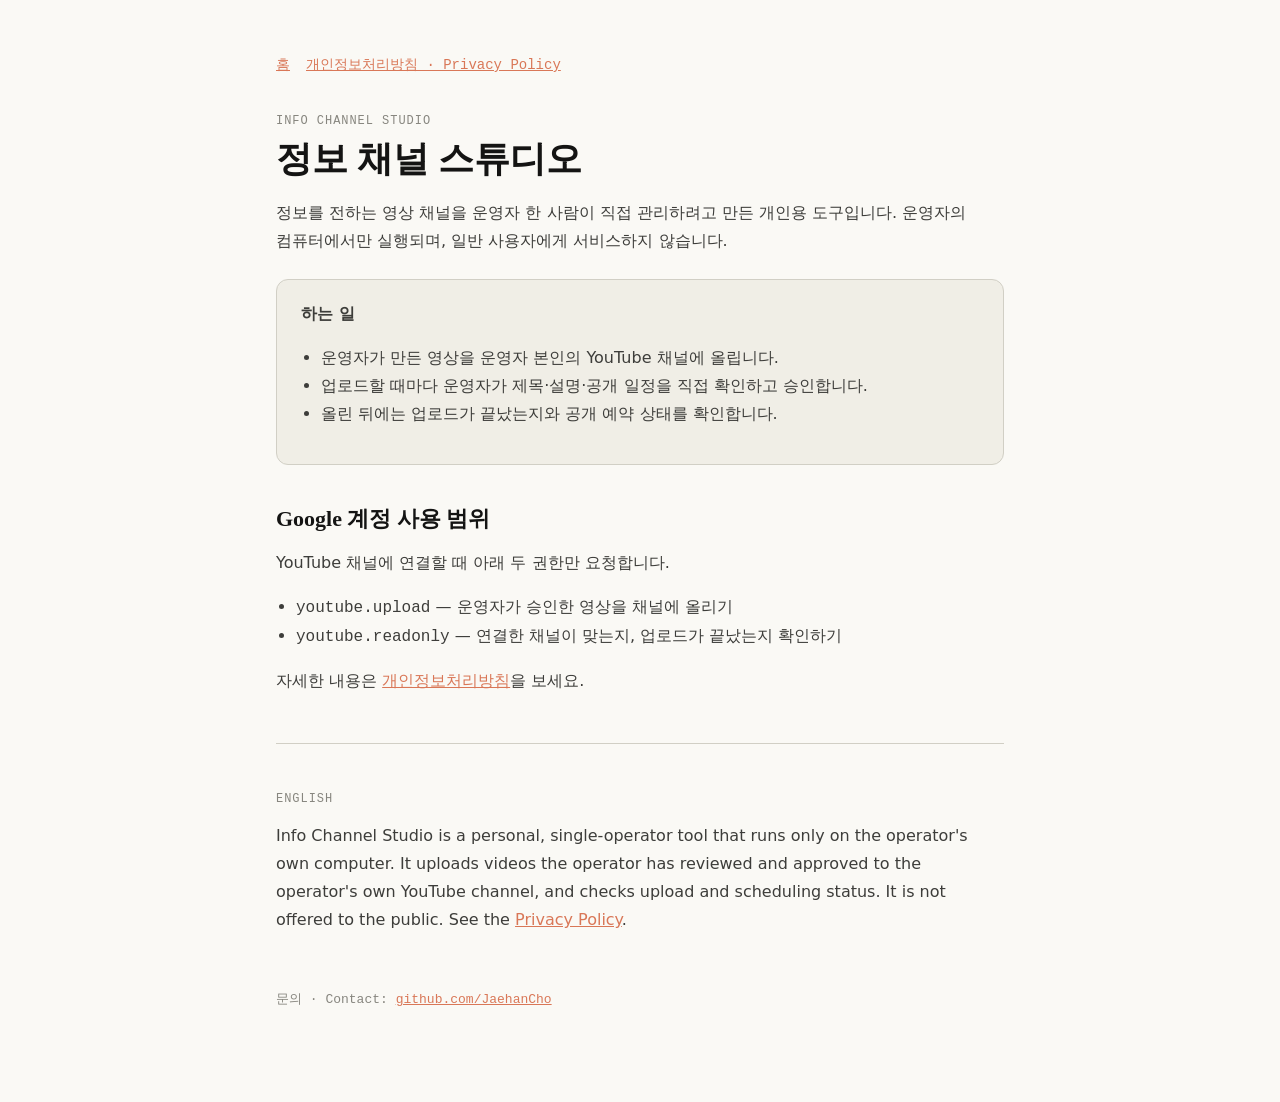
<file: index.html>
<!doctype html>
<html lang="ko">
<head>
<meta charset="utf-8">
<meta name="viewport" content="width=device-width, initial-scale=1">
<title>정보 채널 스튜디오</title>
<meta name="description" content="채널 운영자가 자기 YouTube 채널에 영상을 올릴 때 쓰는 개인용 도구">
<link rel="stylesheet" href="style.css">
</head>
<body>
<main>
  <nav><a href="./">홈</a><a href="privacy.html">개인정보처리방침 · Privacy Policy</a></nav>
  <p class="eyebrow">Info Channel Studio</p>
  <h1>정보 채널 스튜디오</h1>
  <p>정보를 전하는 영상 채널을 운영자 한 사람이 직접 관리하려고 만든 개인용 도구입니다.
  운영자의 컴퓨터에서만 실행되며, 일반 사용자에게 서비스하지 않습니다.</p>

  <div class="card">
    <strong>하는 일</strong>
    <ul>
      <li>운영자가 만든 영상을 운영자 본인의 YouTube 채널에 올립니다.</li>
      <li>업로드할 때마다 운영자가 제목·설명·공개 일정을 직접 확인하고 승인합니다.</li>
      <li>올린 뒤에는 업로드가 끝났는지와 공개 예약 상태를 확인합니다.</li>
    </ul>
  </div>

  <h2>Google 계정 사용 범위</h2>
  <p>YouTube 채널에 연결할 때 아래 두 권한만 요청합니다.</p>
  <ul>
    <li><code>youtube.upload</code> — 운영자가 승인한 영상을 채널에 올리기</li>
    <li><code>youtube.readonly</code> — 연결한 채널이 맞는지, 업로드가 끝났는지 확인하기</li>
  </ul>
  <p>자세한 내용은 <a href="privacy.html">개인정보처리방침</a>을 보세요.</p>

  <hr>
  <p class="eyebrow">English</p>
  <p>Info Channel Studio is a personal, single-operator tool that runs only on the operator's own computer.
  It uploads videos the operator has reviewed and approved to the operator's own YouTube channel,
  and checks upload and scheduling status. It is not offered to the public.
  See the <a href="privacy.html#en">Privacy Policy</a>.</p>

  <footer>문의 · Contact: <a href="https://github.com/JaehanCho">github.com/JaehanCho</a></footer>
</main>
</body>
</html>
</file>
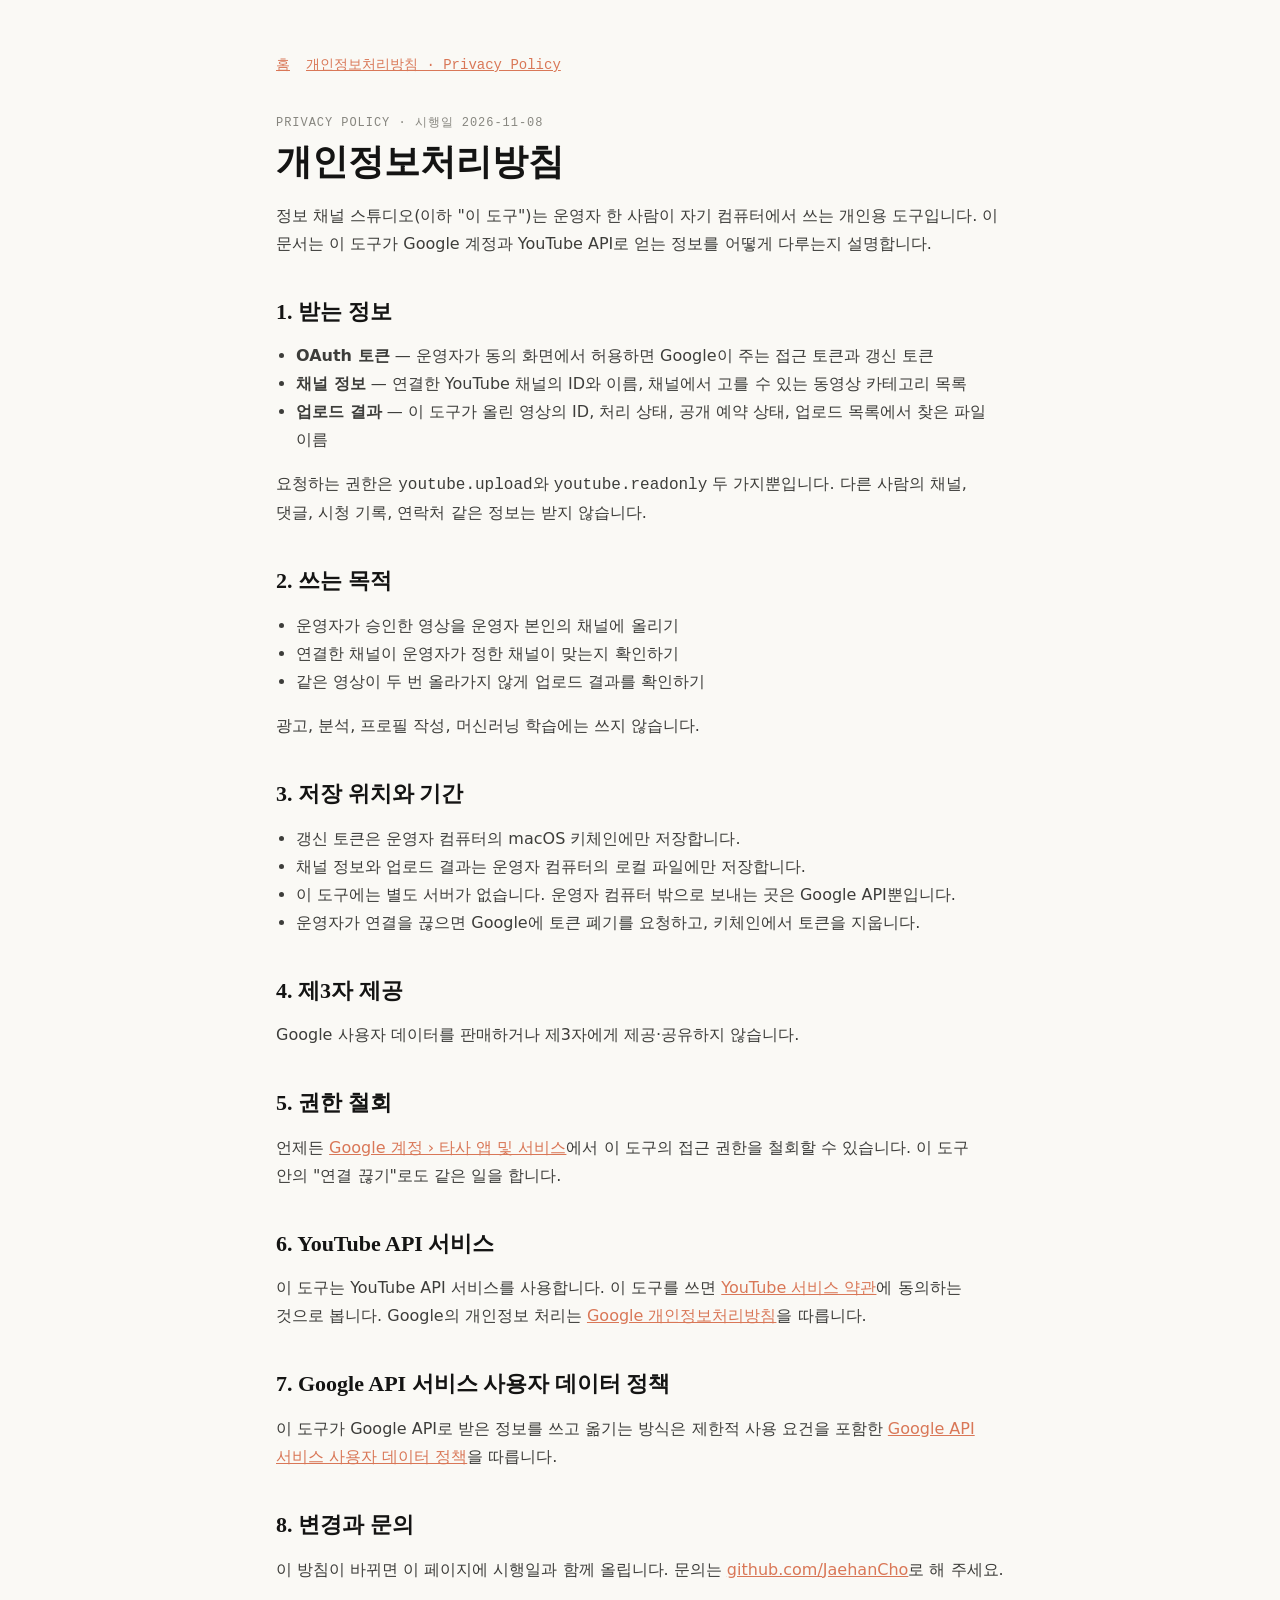
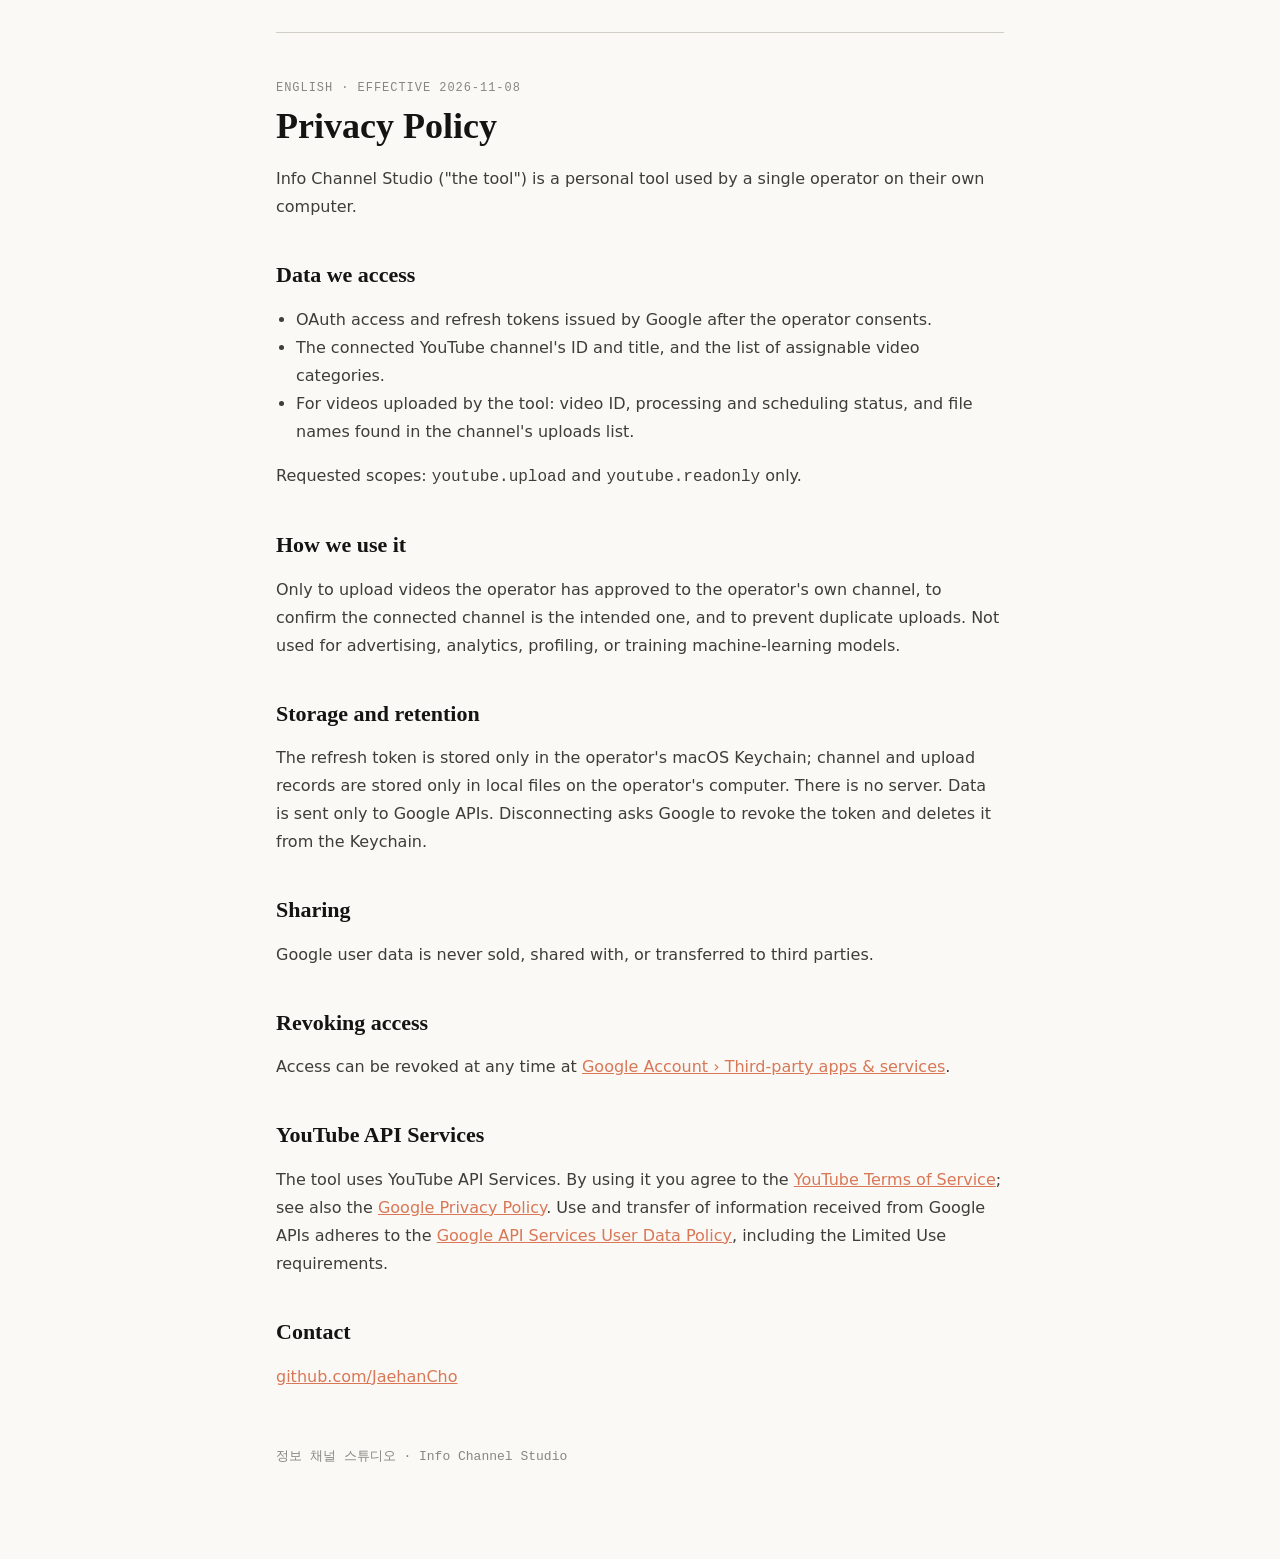
<file: privacy.html>
<!doctype html>
<html lang="ko">
<head>
<meta charset="utf-8">
<meta name="viewport" content="width=device-width, initial-scale=1">
<title>개인정보처리방침 · 정보 채널 스튜디오</title>
<meta name="description" content="정보 채널 스튜디오의 개인정보처리방침과 Google 사용자 데이터 처리 방식">
<link rel="stylesheet" href="style.css">
</head>
<body>
<main>
  <nav><a href="./">홈</a><a href="privacy.html">개인정보처리방침 · Privacy Policy</a></nav>
  <p class="eyebrow">Privacy Policy · 시행일 2026-11-08</p>
  <h1>개인정보처리방침</h1>
  <p>정보 채널 스튜디오(이하 "이 도구")는 운영자 한 사람이 자기 컴퓨터에서 쓰는 개인용 도구입니다.
  이 문서는 이 도구가 Google 계정과 YouTube API로 얻는 정보를 어떻게 다루는지 설명합니다.</p>

  <h2>1. 받는 정보</h2>
  <ul>
    <li><strong>OAuth 토큰</strong> — 운영자가 동의 화면에서 허용하면 Google이 주는 접근 토큰과 갱신 토큰</li>
    <li><strong>채널 정보</strong> — 연결한 YouTube 채널의 ID와 이름, 채널에서 고를 수 있는 동영상 카테고리 목록</li>
    <li><strong>업로드 결과</strong> — 이 도구가 올린 영상의 ID, 처리 상태, 공개 예약 상태, 업로드 목록에서 찾은 파일 이름</li>
  </ul>
  <p>요청하는 권한은 <code>youtube.upload</code>와 <code>youtube.readonly</code> 두 가지뿐입니다.
  다른 사람의 채널, 댓글, 시청 기록, 연락처 같은 정보는 받지 않습니다.</p>

  <h2>2. 쓰는 목적</h2>
  <ul>
    <li>운영자가 승인한 영상을 운영자 본인의 채널에 올리기</li>
    <li>연결한 채널이 운영자가 정한 채널이 맞는지 확인하기</li>
    <li>같은 영상이 두 번 올라가지 않게 업로드 결과를 확인하기</li>
  </ul>
  <p>광고, 분석, 프로필 작성, 머신러닝 학습에는 쓰지 않습니다.</p>

  <h2>3. 저장 위치와 기간</h2>
  <ul>
    <li>갱신 토큰은 운영자 컴퓨터의 macOS 키체인에만 저장합니다.</li>
    <li>채널 정보와 업로드 결과는 운영자 컴퓨터의 로컬 파일에만 저장합니다.</li>
    <li>이 도구에는 별도 서버가 없습니다. 운영자 컴퓨터 밖으로 보내는 곳은 Google API뿐입니다.</li>
    <li>운영자가 연결을 끊으면 Google에 토큰 폐기를 요청하고, 키체인에서 토큰을 지웁니다.</li>
  </ul>

  <h2>4. 제3자 제공</h2>
  <p>Google 사용자 데이터를 판매하거나 제3자에게 제공·공유하지 않습니다.</p>

  <h2>5. 권한 철회</h2>
  <p>언제든 <a href="https://myaccount.google.com/permissions">Google 계정 › 타사 앱 및 서비스</a>에서
  이 도구의 접근 권한을 철회할 수 있습니다. 이 도구 안의 "연결 끊기"로도 같은 일을 합니다.</p>

  <h2>6. YouTube API 서비스</h2>
  <p>이 도구는 YouTube API 서비스를 사용합니다. 이 도구를 쓰면
  <a href="https://www.youtube.com/t/terms">YouTube 서비스 약관</a>에 동의하는 것으로 봅니다.
  Google의 개인정보 처리는 <a href="https://policies.google.com/privacy">Google 개인정보처리방침</a>을 따릅니다.</p>

  <h2>7. Google API 서비스 사용자 데이터 정책</h2>
  <p>이 도구가 Google API로 받은 정보를 쓰고 옮기는 방식은
  제한적 사용 요건을 포함한
  <a href="https://developers.google.com/terms/api-services-user-data-policy">Google API 서비스 사용자 데이터 정책</a>을 따릅니다.</p>

  <h2>8. 변경과 문의</h2>
  <p>이 방침이 바뀌면 이 페이지에 시행일과 함께 올립니다.
  문의는 <a href="https://github.com/JaehanCho">github.com/JaehanCho</a>로 해 주세요.</p>

  <hr>
  <section id="en">
  <p class="eyebrow">English · Effective 2026-11-08</p>
  <h1>Privacy Policy</h1>
  <p>Info Channel Studio ("the tool") is a personal tool used by a single operator on their own computer.</p>
  <h2>Data we access</h2>
  <ul>
    <li>OAuth access and refresh tokens issued by Google after the operator consents.</li>
    <li>The connected YouTube channel's ID and title, and the list of assignable video categories.</li>
    <li>For videos uploaded by the tool: video ID, processing and scheduling status, and file names found in the channel's uploads list.</li>
  </ul>
  <p>Requested scopes: <code>youtube.upload</code> and <code>youtube.readonly</code> only.</p>
  <h2>How we use it</h2>
  <p>Only to upload videos the operator has approved to the operator's own channel, to confirm the connected
  channel is the intended one, and to prevent duplicate uploads. Not used for advertising, analytics,
  profiling, or training machine-learning models.</p>
  <h2>Storage and retention</h2>
  <p>The refresh token is stored only in the operator's macOS Keychain; channel and upload records are stored only
  in local files on the operator's computer. There is no server. Data is sent only to Google APIs.
  Disconnecting asks Google to revoke the token and deletes it from the Keychain.</p>
  <h2>Sharing</h2>
  <p>Google user data is never sold, shared with, or transferred to third parties.</p>
  <h2>Revoking access</h2>
  <p>Access can be revoked at any time at <a href="https://myaccount.google.com/permissions">Google Account › Third-party apps &amp; services</a>.</p>
  <h2>YouTube API Services</h2>
  <p>The tool uses YouTube API Services. By using it you agree to the
  <a href="https://www.youtube.com/t/terms">YouTube Terms of Service</a>; see also the
  <a href="https://policies.google.com/privacy">Google Privacy Policy</a>.
  Use and transfer of information received from Google APIs adheres to the
  <a href="https://developers.google.com/terms/api-services-user-data-policy">Google API Services User Data Policy</a>,
  including the Limited Use requirements.</p>
  <h2>Contact</h2>
  <p><a href="https://github.com/JaehanCho">github.com/JaehanCho</a></p>
  </section>

  <footer>정보 채널 스튜디오 · Info Channel Studio</footer>
</main>
</body>
</html>
</file>
<file: style.css>
:root {
  --ivory: #FAF9F5; --slate: #141413; --clay: #D97757; --oat: #E3DACC;
  --olive: #788C5D; --gray-150: #F0EEE6; --gray-300: #D1CFC5;
  --gray-500: #87867F; --gray-700: #3D3D3A;
  --serif: 'Charter', 'Palatino', 'Iowan Old Style', ui-serif, Georgia, serif;
  --sans: 'Pretendard', 'Apple SD Gothic Neo', 'Avenir Next', system-ui, -apple-system, 'Segoe UI', Roboto, sans-serif;
  --mono: 'SF Mono', ui-monospace, Menlo, Monaco, monospace;
}
* { box-sizing: border-box; }
body {
  margin: 0; background: var(--ivory); color: var(--gray-700);
  font: 16px/1.75 var(--sans); word-break: keep-all; overflow-wrap: anywhere;
}
main { max-width: 760px; margin: 0 auto; padding: 56px 16px 96px; }
.eyebrow {
  font: 12px var(--mono); text-transform: uppercase; letter-spacing: .08em;
  color: var(--gray-500); margin: 0 0 8px;
}
h1, h2 { font-family: var(--serif); color: var(--slate); line-height: 1.3; }
h1 { font-size: 36px; margin: 0 0 16px; }
h2 { font-size: 22px; margin: 40px 0 8px; }
a { color: var(--clay); }
.card {
  background: var(--gray-150); border: 1.5px solid var(--gray-300);
  border-radius: 12px; padding: 20px 24px; margin: 24px 0;
}
ul { padding-left: 20px; }
nav { display: flex; gap: 16px; flex-wrap: wrap; font: 14px var(--mono); margin-bottom: 40px; }
footer { margin-top: 56px; font: 13px var(--mono); color: var(--gray-500); }
hr { border: 0; border-top: 1.5px solid var(--gray-300); margin: 48px 0; }
</file>
